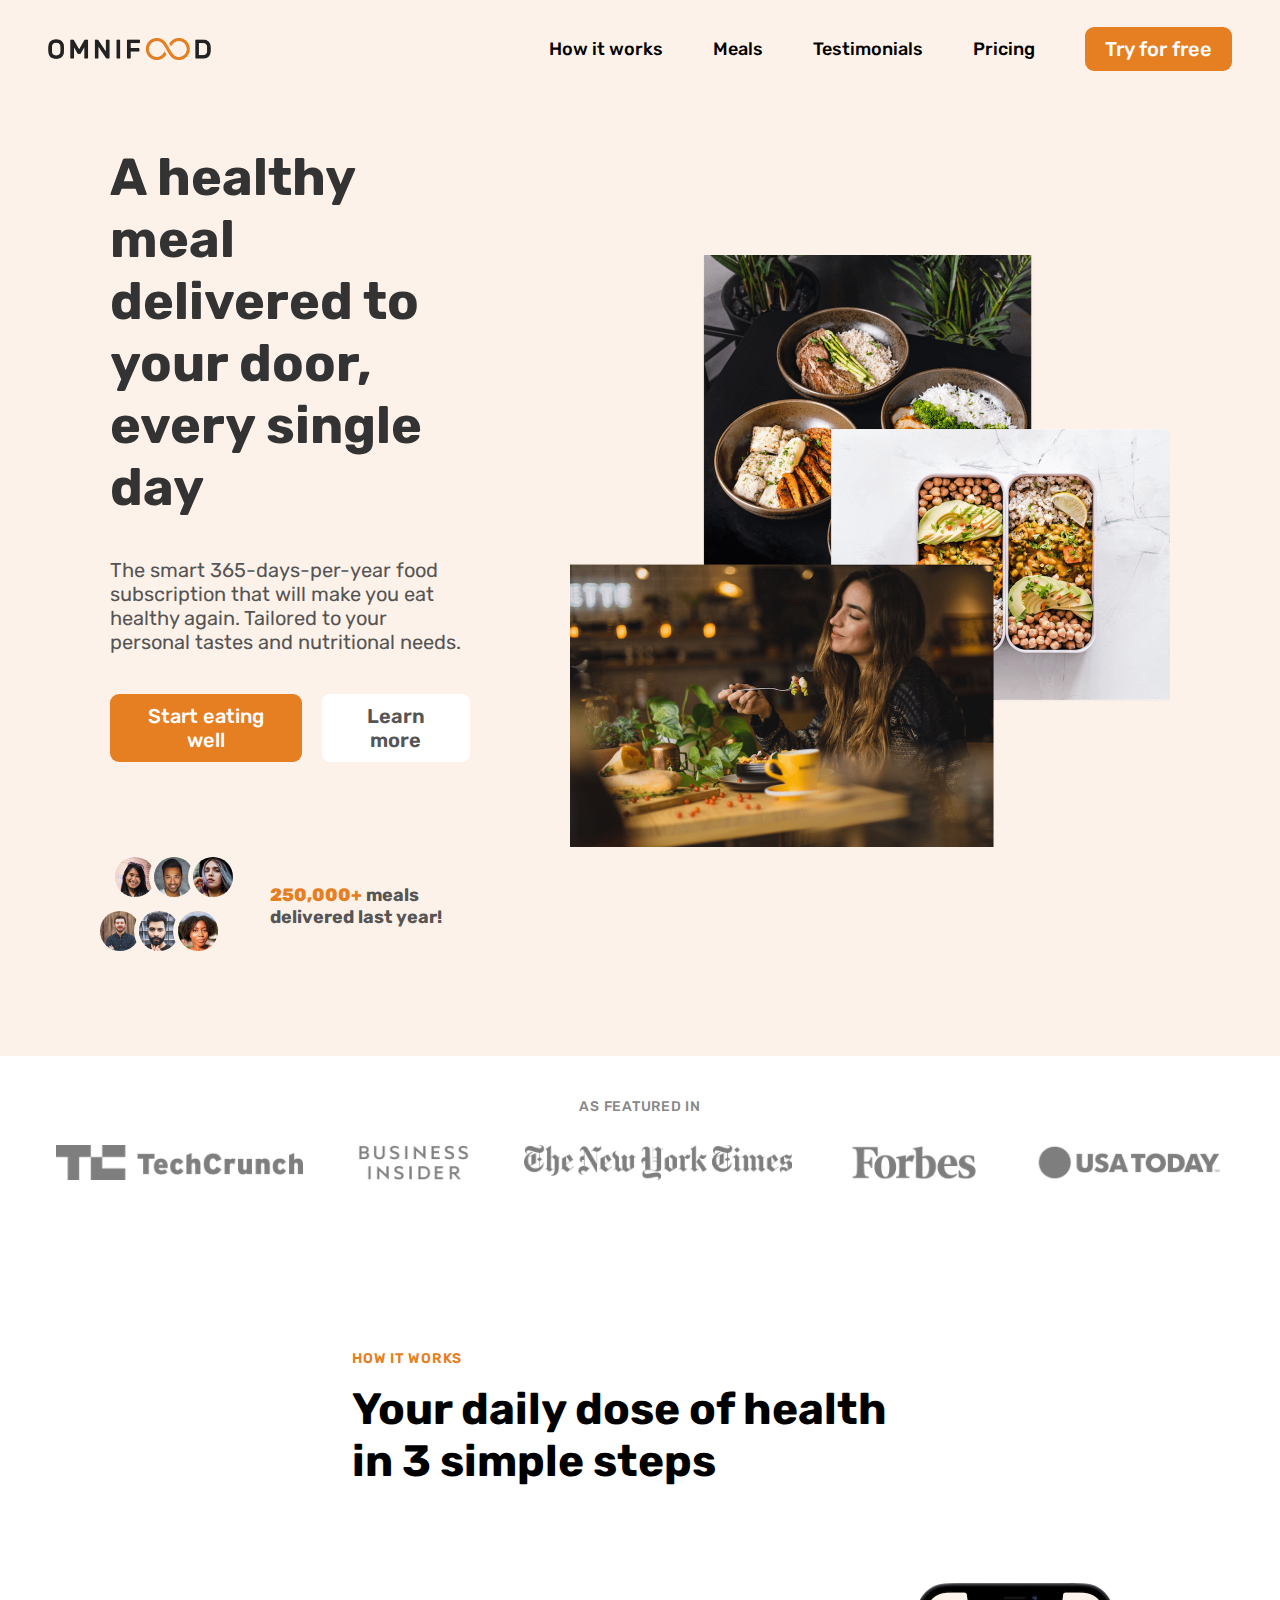
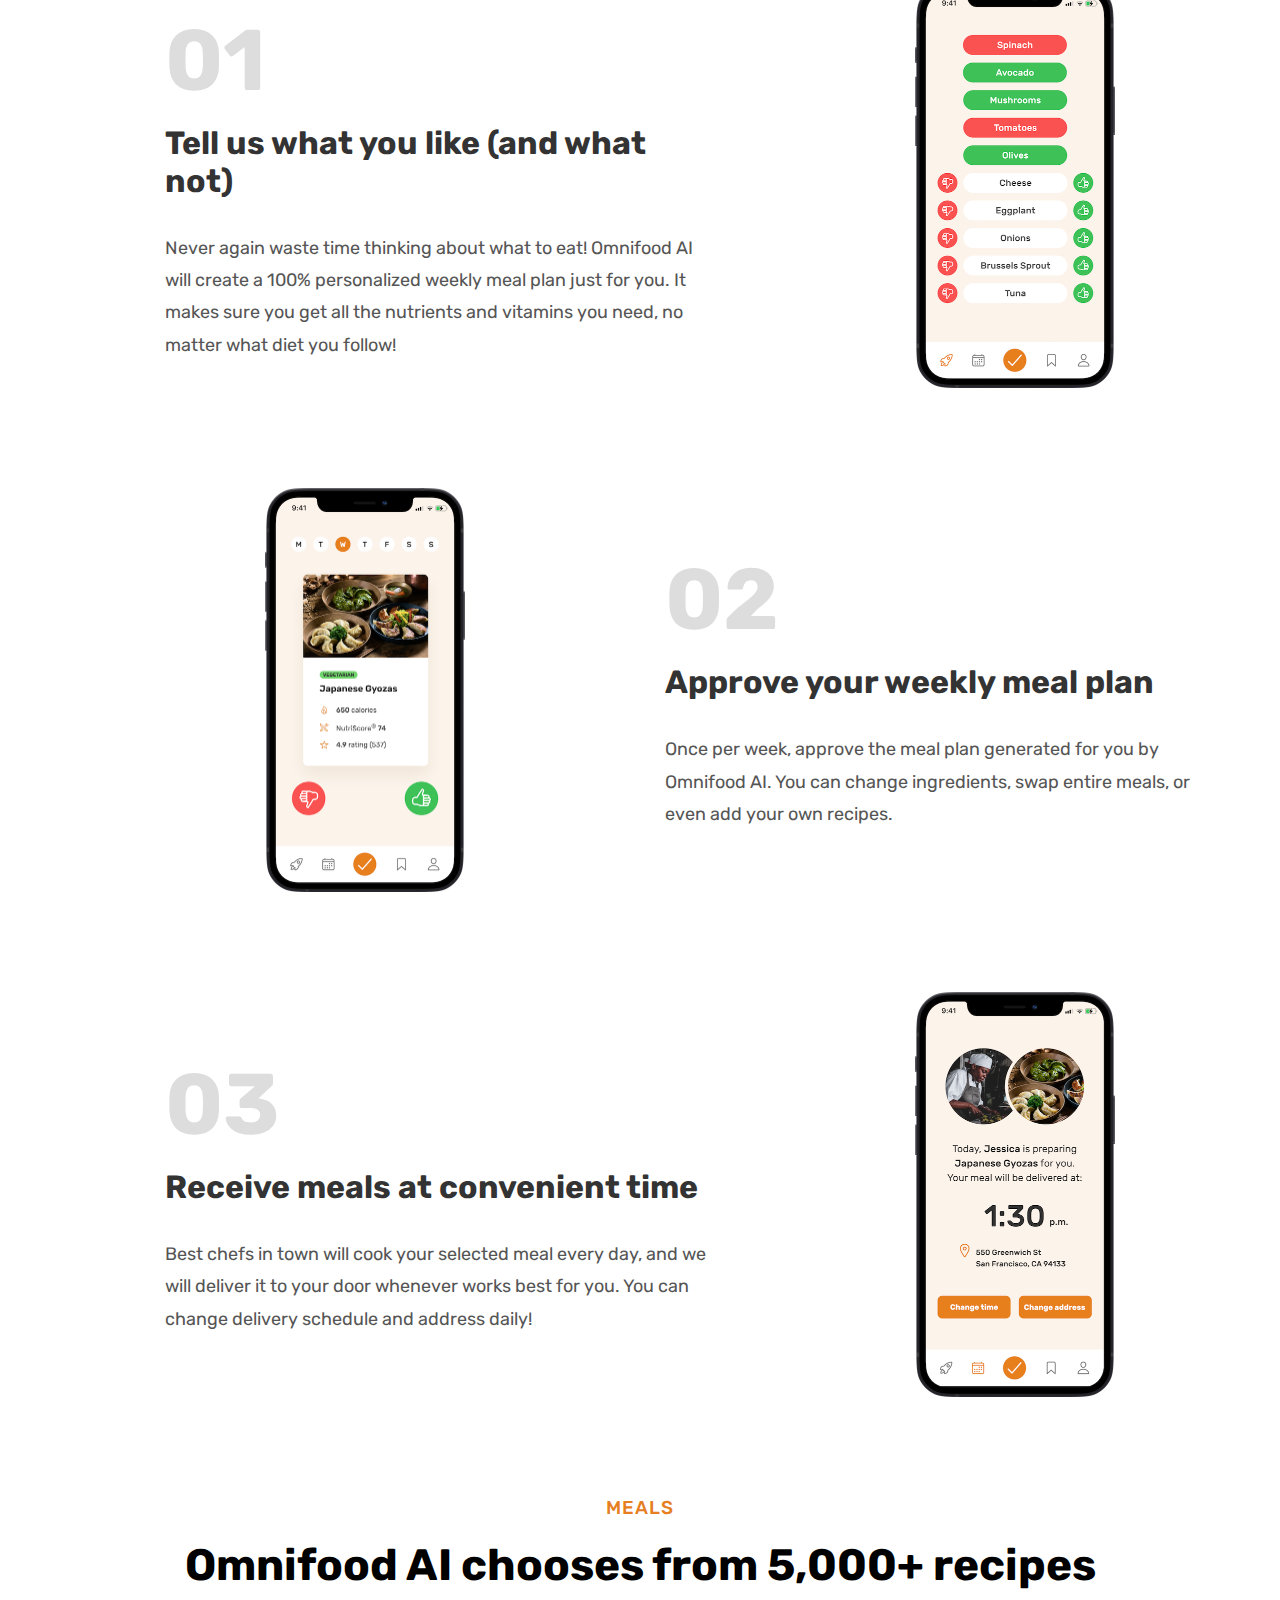
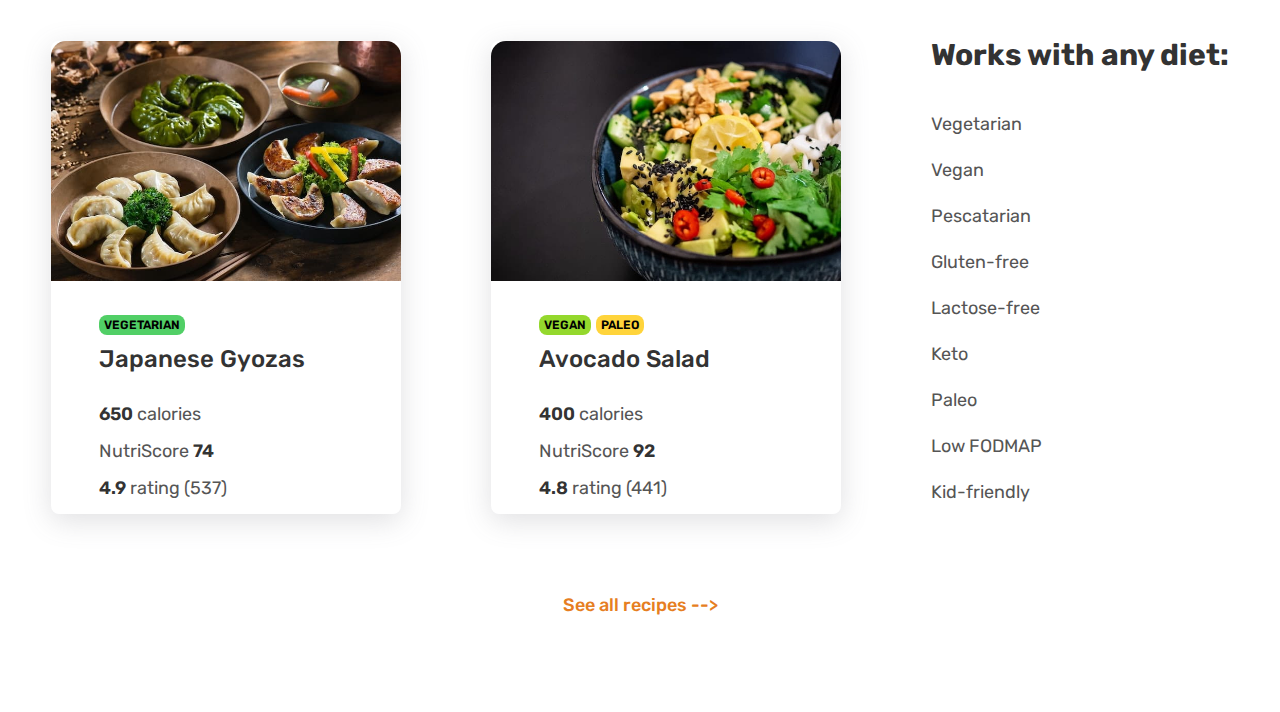
<file: 16 FEB Omnifood clone/index.html>
<!DOCTYPE html>
<html lang="en">
<head>
    <meta charset="UTF-8">
    <meta http-equiv="X-UA-Compatible" content="IE=edge">
    <meta name="viewport" content="width=device-width, initial-scale=1.0">
    <title>Omnifood Clone</title>
    <link rel="stylesheet" href="style.css">
    <link rel="preconnect" href="https://fonts.googleapis.com">
    <link rel="preconnect" href="https://fonts.gstatic.com" crossorigin>
    <link href="https://fonts.googleapis.com/css2?family=Rubik:wght@300;400;500;600;700;800;900&display=swap" rel="stylesheet">
</head>
<body>
    <header>
        <!-- Nav Bar -->

        
        <nav>
            <img src="./assets/asset 0.png" alt="Logo">

            <div>
                <ul>
                    <li><a href="#">How it works</a></li>
                    <li><a href="#">Meals</a></li>
                    <li><a href="#">Testimonials</a></li>
                    <li><a href="#">Pricing</a></li>
                </ul>

                <button class="primary-btn">Try for free</button>
            </div>
        </nav>
    </header>

    <!-- Main Hero Section -->
    <main>
        <!-- Left Section -->
        <div class="left-hero-section">
            <h1>A healthy meal delivered to your door, every single day</h1>

            <p>The smart 365-days-per-year food subscription that will make you eat healthy again. Tailored to your personal tastes and nutritional needs.</p>

            <div class="hero-btns">
                <button class="primary-btn">Start eating well</button>

                <button class="secondary-btn">Learn more</button>
            </div>

            <div class="hero-last-section">
                <div class="photos">
                    <img class="one-img" src="./assets/asset 1.jpeg" alt="left-hero-section-img">
                    <img class="two-img" src="./assets/asset 2.jpeg" alt="left-hero-section-img">
                    <img class="three-img" src="./assets/asset 3.jpeg" alt="left-hero-section-img">
                    <img class="four-img" src="./assets/asset 4.jpeg" alt="left-hero-section-img">
                    <img class="five-img" src="./assets/asset 5.jpeg" alt="left-hero-section-img">
                    <img class="six-img" src="./assets/asset 6.jpeg" alt="left-hero-section-img">
                </div>
                <div class="photos-details">
                    <p><span>250,000+</span> meals delivered last year!</p>
                </div>
            </div>
        </div>

        <!-- Right Section -->
        <div class="right-hero-section">
            <img class="right-hero-img" src="./assets/asset 7.png" alt="hero img">
        </div>
    </main>

    <!-- Company Section -->
    <section class="companys-logo">
        <h1>AS FEATURED IN</h1>

        <div class="companys-logos-section">
            <img src="./assets/asset 8.png" alt="companys-logos">
            <img src="./assets/asset 9.png" alt="companys-logos">
            <img src="./assets/asset 10.png" alt="companys-logos">
            <img src="./assets/asset 11.png" alt="companys-logos">
            <img src="./assets/asset 12.png" alt="companys-logos">
        </div>
    </section>

    <!-- Features Section -->
    <section class="features-section-heading">
        <h3>HOW IT WORKS</h3>
        <h1>Your daily dose of health in 3 simple steps</h1>
    </section>

    <!-- Feature 1 -->
    <section class="features-section-1">
        <div>
            <h1>01</h1>
            <h2>Tell us what you like (and what not)</h2>
            <p>Never again waste time thinking about what to eat! Omnifood AI will create a 100% personalized weekly meal plan just for you. It makes sure you get all the nutrients and vitamins you need, no matter what diet you follow!</p>
        </div>
        <img src="./assets/asset 13.png" alt="features-section-img">
    </section>

    <!-- Feature 2 -->
    <section class="features-section-2">
        <img src="./assets/asset 14.png" alt="features-section-img">
        <div>
            <h1>02</h1>
            <h2>Approve your weekly meal plan</h2>
            <p>Once per week, approve the meal plan generated for you by Omnifood AI. You can change ingredients, swap entire meals, or even add your own recipes.</p>
        </div>
        
    </section>

    <!-- Feature 3 -->
    <section class="features-section-3">
        <div>
            <h1>03</h1>
            <h2>Receive meals at convenient time</h2>
            <p>Best chefs in town will cook your selected meal every day, and we will deliver it to your door whenever works best for you. You can change delivery schedule and address daily!</p>
        </div>
        <img src="./assets/asset 15.png" alt="features-section-img">
    </section>

    <section class="meals">
        <h3 class="meals-heading">Meals</h3>
        <h2 class="meals-tagline">Omnifood AI chooses from 5,000+ recipes</h2>

        <div class="meals-card">
            <div class="card">
                <img src="./assets/asset 16.jpeg" alt="card-img-1">

                <div class="card-details">
                    <p class="card-tag">Vegetarian</p>
                    <h2>Japanese Gyozas</h2>

                    <div class="card-info">
                        <p><span>650</span> calories</p>
                    </div>
                    <div class="card-info">
                        <p>NutriScore <span>74</span></p>
                    </div>
                    <div class="card-info">
                        <p><span>4.9</span> rating (537)</p>
                    </div>
                </div>
            </div>

            <div class="card">
                <img src="./assets/asset 17.jpeg" alt="card-img-2">

                <div class="card-details">
                    <div class="multiple-tags">
                        <p class="card-tag tag1">Vegan</p>
                        <p class="card-tag tag2">Paleo</p>
                    </div>
                    <h2>Avocado Salad</h2>

                    <div class="card-info">
                        <p><span>400</span> calories</p>
                    </div>
                    <div class="card-info">
                        <p>NutriScore <span>92</span></p>
                    </div>
                    <div class="card-info">
                        <p><span>4.8</span> rating (441)</p>
                    </div>
                </div>
            </div>

            <div class="work-diet">
                <h3>Works with any diet:</h3>
                <p>Vegetarian</p>
                <p>Vegan</p>
                <p>Pescatarian</p>
                <p>Gluten-free</p>
                <p>Lactose-free</p>
                <p>Keto</p>
                <p>Paleo</p>
                <p>Low FODMAP</p>
                <p>Kid-friendly</p>
            </div>
        </div>
        <p class="allrecipes"> See all recipes --> </p>
    </section>
</body>
</html>
</file>
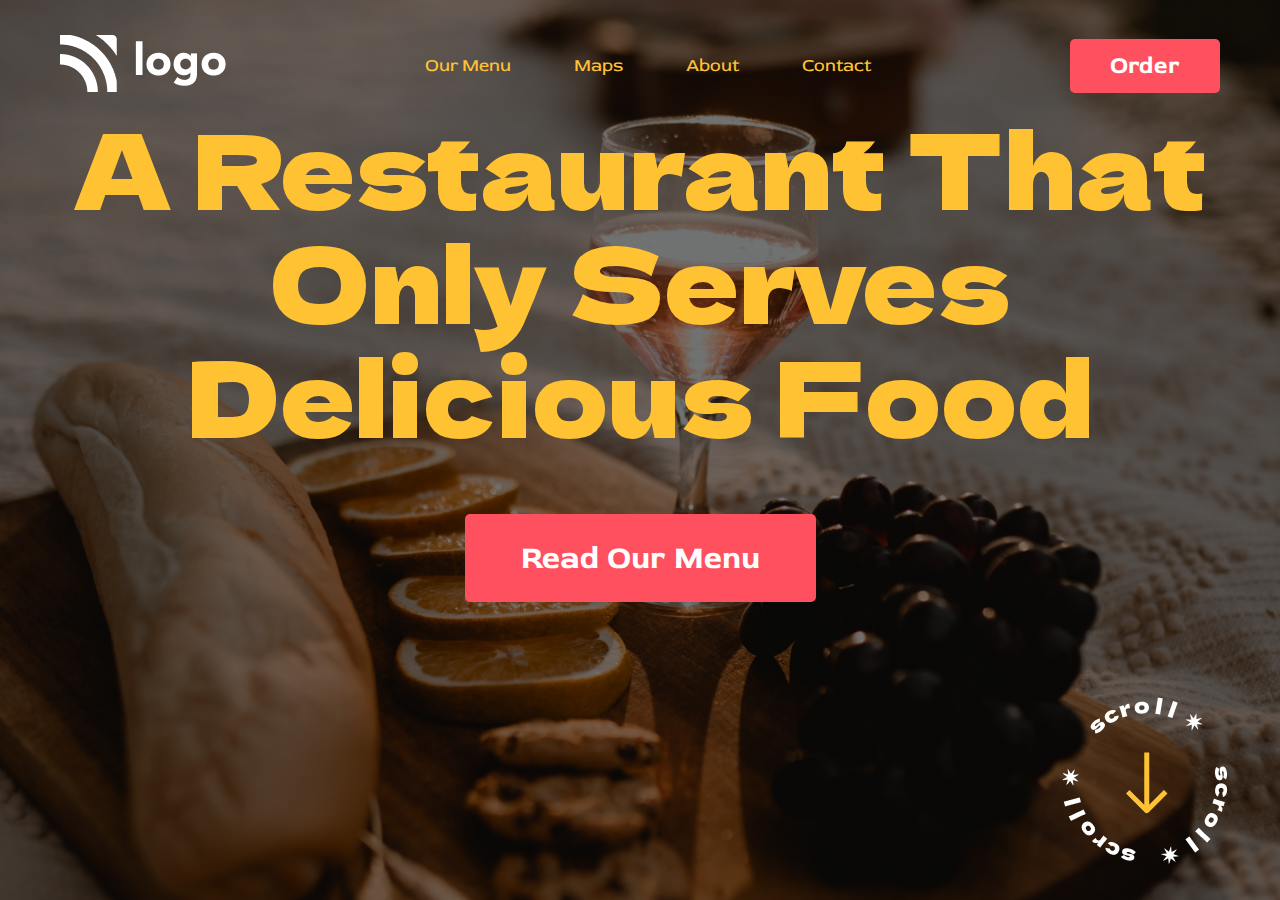
<file: 3 FEB 2023 PROJECT 3/Index.html>
<!DOCTYPE html>
<html lang="en">
<head>
    <meta charset="UTF-8">
    <meta http-equiv="X-UA-Compatible" content="IE=edge">
    <meta name="viewport" content="width=device-width, initial-scale=1.0">
    <link rel="stylesheet" href="style.css">
    <!-- Red Rose Font -->
    <link rel="preconnect" href="https://fonts.googleapis.com" />
    <link rel="preconnect" href="https://fonts.gstatic.com" crossorigin />
    <link
      href="https://fonts.googleapis.com/css2?family=Red+Rose:wght@300;400;500;600;700&display=swap"
      rel="stylesheet"/>
      <!-- Dela Font -->
    <link rel="preconnect" href="https://fonts.googleapis.com" />
    <link rel="preconnect" href="https://fonts.gstatic.com" crossorigin />
    <link
      href="https://fonts.googleapis.com/css2?family=Dela+Gothic+One&display=swap"
      rel="stylesheet"
    />
      <title> Project 3 </title>
</head>
<body>
    <!-- Header -->
    <div class="container">
        <nav class="navbar">
            <div>
                <a href="#"><img src="./assets/white-logo.png" alt="logo"></a>
            </div>
            <div>
                <ul class="list">
                    <li class="list-item">Our Menu</li>
                    <li class="list-item">Maps</li>
                    <li class="list-item">About</li>
                    <li class="list-item">Contact</li>
                </ul>
            </div>
            <div>
                <button class="button-small">Order</button>
            </div>
        </nav>
        <!-- Hero section -->
        <main class="hero">
            <h1 class="hero-heading">A Restaurant That Only Serves Delicious Food</h1>
            <button class="button-large">Read Our Menu</button>
        </main>
        <!-- Footer section -->
        <footer class="bottom">
            <img src="./assets/scrool.png" alt="footer img">
        </footer>
    </div>
</body>
</html>
</file>
<file: 16 FEB Omnifood clone/style.css>
* {
    margin: 0;
    padding: 0;
    box-sizing: border-box;
    font-family: 'Rubik', sans-serif;
}

li {
    list-style: none;
}

a {
    text-decoration: none;
    color: black;
    font-size: 18px;
    font-weight: 500;
}

/* Nav Bar */
nav {
 display: flex;
 align-items: center;
 justify-content: space-between;
 padding: 27px 48px;
 background-color: #fdf2e9;
}

nav div {
    display: flex;
}

nav div ul {
    display: flex;
    align-items: center;
    gap: 50px;
    margin-right: 50px;
}

nav img {
    width: 163px;
}

.primary-btn {
    background-color: #e67e22;
    color: #ffffff;
    padding: 10px 20px;
    border: none;
    border-radius: 9px;
    font-size: 20px;
    font-weight: 500;
}

.secondary-btn {
    color: #555555;
    font-size: 20px;
    font-weight: 600;
    border: none;
    background-color: #ffffff;
    padding: 10px 20px;
    border-radius: 8px;
}

/* Main Section */
main {
    background-color: #fdf2e9;
    display: flex;
    padding: 48px 110px 96px 110px;
    gap: 100px;
    justify-content: center;
    align-items: center;
}

.right-hero-img {
    width: 600px;
}

.left-hero-section {
    position: relative;
    width: 60%;
}

main div h1 {
    font-size: 52px;
    color: #333333;
}

main div p {
    font-size: 20px;
    color: #555555;
}

main .left-hero-section {
    display: flex;
    flex-direction: column;
    gap: 40px;
}

.hero-btns {
    display: flex;
    gap: 20px;
    margin-bottom: 50px;
} 

.hero-last-section {
    display: flex;
    gap: 10px;
    align-items: center;
}

.photos img {
    width: 50px;
    height: 50px;
    border-radius: 50%;
    border: 5px solid #fdf2e9;

}

.two-img {
    margin-left: -15px;
}

.three-img {
    margin-left: -15px;
}

.four-img {
    margin-left: -15px;
}

.five-img {
    margin-left: -15px;
}

.six-img {
    margin-left: -15px;
}

.photos-details p {
    font-size: 18px;
    font-weight: 700;
}

.photos-details span {
    color: #e67e22;
    font-weight: 800;
}

/* Companys-logo Section */
.companys-logo {
    padding: 32px 0 80px 0;
    display: flex;
    flex-direction: column;
    justify-content: center;
    align-items: center;
}

.companys-logo h1 {
    font-size: 14px;
    color: #888888;
    padding: 10px 0 30px 0;
    font-weight: 500;
    letter-spacing: 0.75px;
}

.companys-logo div img {
    height: 2.2rem;
    filter: brightness(0);
    opacity: 50%;
}

.companys-logo div {
    display: flex;
    gap: 55px;
}


/* Features Section Heading */
.features-section-heading {
    padding: 90px 352px 96px 352px ;
}

.features-section-heading h3 {
    font-size: 14px;
    color: #e67e22;
    font-weight: 600;
    letter-spacing: 0.75px;
    padding-bottom: 16px;
}

.features-section-heading h1 {
    font-size: 44px;
}

.features-section-1 {
    display: flex;
    padding: 0 352px 100px 352px ;
    gap: 200px;
    align-items: center;
    justify-content: center;
}

.features-section-1 div h1 {
    font-size: 86px;
    color: #dddddd;
    margin-bottom: 12px;
}

.features-section-1 div h2 {
    font-size: 32px;
    margin-bottom: 32px;
    color: #333333;
}

.features-section-1 div p {
    font-size: 18px;line-height: 32.4px;
    color: #555555;
    width: 550px;
}

.features-section-1 img {
    width: 200px;
}

/* features section 2 */
.features-section-2 {
    display: flex;
    padding: 0 252px 100px 452px;
    gap: 200px;
    align-items: center;
    justify-content: center;
}

.features-section-2 div h1 {
    font-size: 86px;
    margin-bottom: 12px;
    color: #dddddd;
}

.features-section-2 div h2 {
    font-size: 32px;
    margin-bottom: 32px;
    color: #333333;
}

.features-section-2 div p {
    font-size: 18px;line-height: 32.4px;
    color: #555555;
    width: 550px;
}

.features-section-2 img {
    width: 200px;
}

/* features section 3 */
/* features section 2 */
.features-section-3 {
    display: flex;
    padding: 0 352px 100px 352px;
    gap: 200px;
    align-items: center;
    justify-content: center;
}

.features-section-3 div h1 {
    font-size: 86px;
    margin-bottom: 12px;
    color: #dddddd;
}

.features-section-3 div h2 {
    font-size: 32px;
    margin-bottom: 32px;
    color: #333333;
}

.features-section-3 div p {
    font-size: 18px;line-height: 32.4px;
    color: #555555;
    width: 550px;
}

.features-section-3 img {
    width: 200px;
}

/* Meals section */
.meals-card {
    display: flex;
    align-items: center;
    justify-content: center;
}

.meals-heading {
    display: flex;
    flex-direction: column;
    align-items: center;
    color: #e67e22;
    font-weight: 500;
    letter-spacing: 1px;
    text-transform: uppercase;
}

.meals-tagline {
    display: flex;
    flex-direction: column;
    align-items: center;
    font-size: 44px;
    margin-bottom: 50px;
    margin-top: 20px;
}

.meals-card {
    background-color: white;
    margin: 30px;
    display: flex;
    gap: 90px;
    margin-top: 50px;
    
}

.card img {
    width: 350px;
    height: 240px;
    object-fit: cover;
    border-radius: 15px 15px 0 0 ;
    margin-bottom: 30px;
}

.card {
    box-shadow: rgba(100, 100, 111, 0.2) 0px 7px 29px 0px;
    width: fit-content;
    margin-bottom: 50px;
    border-radius: 8px;
}

.card-tag {
    font-weight: 600;
    background-color: #51cf66;
    padding: 3px 5px;
    width: fit-content;
    border-radius: 8px;
    margin-bottom: 10px;
    text-transform: uppercase;
    font-size: 12px;
}

.card-details {
    padding: 0 48px;
}

.card-details h2 {
    font-weight: 500;
    margin-bottom: 30px;
    color: #333333;
    font-size: 24px;
}

.tag1 {
    background-color: #94d82d;
}

.tag2 {
    background-color: #ffd43b;
}

.multiple-tags {
    display: flex;
    gap: 5px;
}

.card-info {
    margin-bottom: 15px;
    font-size: 18px;
    color: #555555;
}

.card-info p span {
    color: #333333;
    font-weight: 600;
}

.work-diet h3 {
    font-size: 30px;
    color: #333333;
    margin-bottom: 40px;
    margin-top: -40px;
}

.work-diet p {
    font-size: 18px;
    color: #555555;
    margin-bottom: 24px;
}

.allrecipes {
    font-size: 18px;
    color: #e67e22;
    margin-bottom: 96px;
    text-align: center;
    font-weight: 500;
}
</file>
<file: 3 FEB 2023 PROJECT 3/style.css>
* {
    margin: 0;
    padding: 0;
    box-sizing: border-box;
    font-family: "Red Rose", cursive;
}

body {
    background-image: linear-gradient(rgba(0,0,0,0.5), rgba(0,0,0,0.5)), url(./assets/pexels-maxyne-barcel-10402282\ 1.png);
    background-size: cover;
    height: 100%;
    width: 100%;
    background-attachment: fixed;
}

/* Nav Bar */
.navbar {
    display: flex;
    justify-content: space-between;
    align-items: center;
    padding: 0 60px;
    margin-top: 35px;
}

.list {
    display: flex;
    align-items: center;
    gap: 63px;
    list-style: none;
    font-family: "Red Rose";
    font-style: normal;
    font-weight: 400;
    font-size: 18px;
    line-height: 22px;
    color: #ffc233;
}

.logo, .list-item {
    cursor: pointer;
}

.button-small {
    padding: 12px 40px;
    background-color: #ff505f;
    border: none;
    font-family: "Red Rose";
    font-style: normal;
    font-weight: 700;
    font-size: 24px;
    line-height: 30px;
    color: #ffffff;
    cursor: pointer;
    border-radius: 5px;
}

/* Hero Section */

.hero {
    max-width: 1154px;
    margin: 0 auto;
    text-align: center;
    margin-top: 11px;
}

.hero-heading {
    font-family: "Dela Gothic One", cursive;
    font-style: normal;
    font-weight: 400;
    font-size: 104px;
    line-height: 114px;
    color: #ffc233;
}

.button-large {
    background: #ff505f;
    font-family: "Red Rose";
    font-style: normal;
    font-weight: 700;
    font-size: 32px;
    line-height: 40px;
    color: #ffffff;
    border: none;
    padding: 24px 56px;
    margin-top: 64px;
    cursor: pointer;
    border-radius: 5px;
}

.bottom {
    position: absolute;
    bottom: 20px;
    right: 40px;
}
</file>
